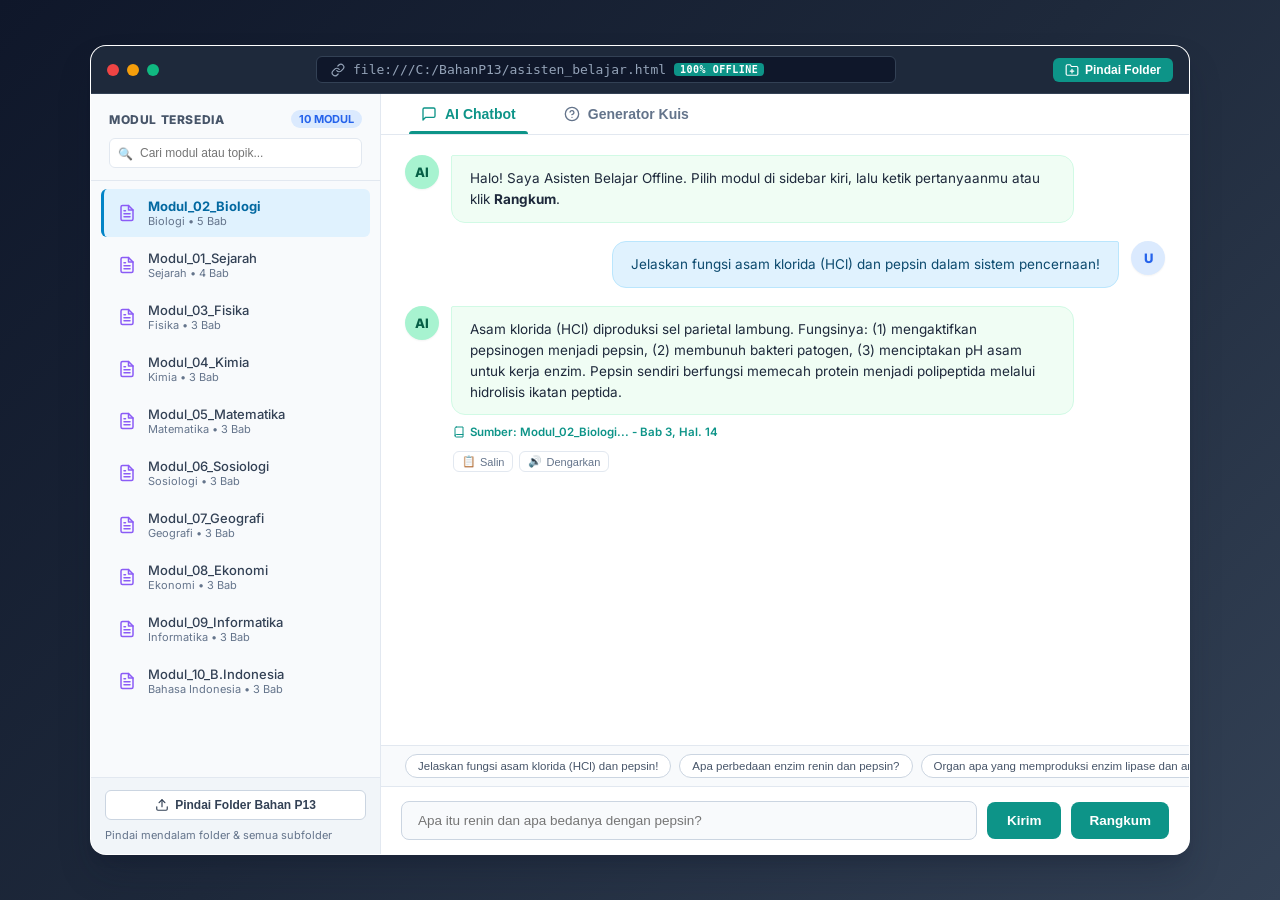
<file: index.html>
<!DOCTYPE html>
<html lang="id">
<head>
  <meta charset="UTF-8">
  <meta name="viewport" content="width=device-width, initial-scale=1.0">
  <title>Asisten Belajar Offline - Bahan Latihan P13</title>
  <meta name="description" content="Aplikasi Asisten Belajar Offline lokal di browser dengan AI Chatbot temu balik modul materi dan Generator Kuis interaktif berbasis folder Bahan Latihan P13.">
  <!-- Google Fonts: Inter -->
  <link rel="preconnect" href="https://fonts.googleapis.com">
  <link rel="preconnect" href="https://fonts.gstatic.com" crossorigin>
  <link href="https://fonts.googleapis.com/css2?family=Inter:wght@400;500;600;700;800;900&display=swap" rel="stylesheet">
  <!-- Stylesheet -->
  <link rel="stylesheet" href="styles.css">
</head>
<body>

  <!-- Window Container (Mac/Desktop Shell Style) -->
  <div class="window-container">
    
    <!-- Titlebar & Simulated Local Address Bar -->
    <header class="window-titlebar">
      <div class="window-dots">
        <span class="dot dot-red" title="Tutup"></span>
        <span class="dot dot-yellow" title="Minimalkan"></span>
        <span class="dot dot-green" title="Maksimalkan"></span>
      </div>

      <div class="window-address-bar" title="Aplikasi berjalan offline lokal di browser">
        <svg width="14" height="14" viewBox="0 0 24 24" fill="none" stroke="currentColor" stroke-width="2" stroke-linecap="round" stroke-linejoin="round">
          <path d="M10 13a5 5 0 0 0 7.54.54l3-3a5 5 0 0 0-7.07-7.07l-1.72 1.71"></path>
          <path d="M14 11a5 5 0 0 0-7.54-.54l-3 3a5 5 0 0 0 7.07 7.07l1.71-1.71"></path>
        </svg>
        <span>file:///C:/BahanP13/asisten_belajar.html</span>
        <span class="badge-offline">100% OFFLINE</span>
      </div>

      <div class="window-header-actions">
        <button class="btn-header-scan" id="btnHeaderScan" title="Pindai folder target dan subfoldernya secara rekursif">
          <svg width="14" height="14" viewBox="0 0 24 24" fill="none" stroke="currentColor" stroke-width="2" stroke-linecap="round" stroke-linejoin="round">
            <path d="M22 19a2 2 0 0 1-2 2H4a2 2 0 0 1-2-2V5a2 2 0 0 1 2-2h5l2 3h9a2 2 0 0 1 2 2z"></path>
            <line x1="12" y1="11" x2="12" y2="17"></line>
            <line x1="9" y1="14" x2="15" y2="14"></line>
          </svg>
          Pindai Folder
        </button>
      </div>
    </header>

    <!-- Main App Body -->
    <div class="app-body">
      
      <!-- Left Sidebar: Module Selector & File Navigator -->
      <aside class="sidebar">
        <div class="sidebar-header">
          <div class="sidebar-title-row">
            <span class="sidebar-title">Modul Tersedia</span>
            <span class="sidebar-badge" id="moduleCountBadge">10 MODUL</span>
          </div>
          <div class="sidebar-search-box">
            <span class="search-icon">🔍</span>
            <input type="text" id="sidebarSearch" placeholder="Cari modul atau topik...">
          </div>
        </div>

        <!-- List of Modules -->
        <ul class="module-list" id="moduleList">
          <!-- Diisi secara dinamis oleh app.js -->
        </ul>

        <!-- Sidebar Footer Actions -->
        <div class="sidebar-footer">
          <button class="btn-sidebar-scan" id="btnOpenScan">
            <svg width="14" height="14" viewBox="0 0 24 24" fill="none" stroke="currentColor" stroke-width="2" stroke-linecap="round" stroke-linejoin="round">
              <path d="M21 15v4a2 2 0 0 1-2 2H5a2 2 0 0 1-2-2v-4"></path>
              <polyline points="17 8 12 3 7 8"></polyline>
              <line x1="12" y1="3" x2="12" y2="15"></line>
            </svg>
            Pindai Folder Bahan P13
          </button>
          <span>Pindai mendalam folder & semua subfolder</span>
        </div>
      </aside>

      <!-- Right Main Content Area -->
      <main class="content-area">
        
        <!-- Top Tab Navigation -->
        <nav class="tabs-nav" aria-label="Navigasi Menu">
          <button class="tab-btn active" id="tabChatbot">
            <svg width="16" height="16" viewBox="0 0 24 24" fill="none" stroke="currentColor" stroke-width="2" stroke-linecap="round" stroke-linejoin="round">
              <path d="M21 15a2 2 0 0 1-2 2H7l-4 4V5a2 2 0 0 1 2-2h14a2 2 0 0 1 2 2z"></path>
            </svg>
            AI Chatbot
          </button>
          <button class="tab-btn quiz-tab" id="tabQuiz">
            <svg width="16" height="16" viewBox="0 0 24 24" fill="none" stroke="currentColor" stroke-width="2" stroke-linecap="round" stroke-linejoin="round">
              <circle cx="12" cy="12" r="10"></circle>
              <path d="M9.09 9a3 3 0 0 1 5.83 1c0 2-3 3-3 3"></path>
              <line x1="12" y1="17" x2="12.01" y2="17"></line>
            </svg>
            Generator Kuis
          </button>
        </nav>

        <!-- PANEL 1: AI Chatbot -->
        <section class="tab-panel active" id="panelChatbot">
          <div class="chat-panel">
            
            <!-- Chat Messages Stream -->
            <div class="chat-messages" id="chatMessages">
              <!-- AI Welcome Message -->
              <div class="msg-row ai">
                <div class="msg-avatar">AI</div>
                <div class="msg-content">
                  <div class="msg-bubble">
                    Halo! Saya Asisten Belajar Offline. Pilih modul di sidebar kiri, lalu ketik pertanyaanmu atau klik <strong>Rangkum</strong>.
                  </div>
                </div>
              </div>

              <!-- Initial Demo Dialogue matching user mockup -->
              <div class="msg-row user">
                <div class="msg-avatar">U</div>
                <div class="msg-content">
                  <div class="msg-bubble">
                    Jelaskan fungsi asam klorida (HCl) dan pepsin dalam sistem pencernaan!
                  </div>
                </div>
              </div>

              <div class="msg-row ai">
                <div class="msg-avatar">AI</div>
                <div class="msg-content">
                  <div class="msg-bubble">
                    Asam klorida (HCl) diproduksi sel parietal lambung. Fungsinya: (1) mengaktifkan pepsinogen menjadi pepsin, (2) membunuh bakteri patogen, (3) menciptakan pH asam untuk kerja enzim. Pepsin sendiri berfungsi memecah protein menjadi polipeptida melalui hidrolisis ikatan peptida.
                  </div>
                  <div class="msg-source">
                    <svg width="12" height="12" viewBox="0 0 24 24" fill="none" stroke="currentColor" stroke-width="2" stroke-linecap="round" stroke-linejoin="round">
                      <path d="M4 19.5A2.5 2.5 0 0 1 6.5 17H20"></path>
                      <path d="M6.5 2H20v20H6.5A2.5 2.5 0 0 1 4 19.5v-15A2.5 2.5 0 0 1 6.5 2z"></path>
                    </svg>
                    Sumber: Modul_02_Biologi... - Bab 3, Hal. 14
                  </div>
                  <div class="gemini-action-bar">
                    <button class="gemini-action-btn" onclick="navigator.clipboard.writeText(this.closest('.msg-content').querySelector('.msg-bubble').innerText); this.innerHTML='✓ Tersalin!'; setTimeout(()=>this.innerHTML='📋 <span>Salin</span>', 2000);">📋 <span>Salin</span></button>
                    <button class="gemini-action-btn" onclick="const u=new SpeechSynthesisUtterance(this.closest('.msg-content').querySelector('.msg-bubble').innerText); u.lang='id-ID'; window.speechSynthesis.speak(u);">🔊 <span>Dengarkan</span></button>
                  </div>
                </div>
              </div>
            </div>

            <!-- Quick Suggestions Bar -->
            <div class="quick-chips-bar" id="quickChipsBar">
              <!-- Diisi dinamis berdasarkan modul yang aktif -->
            </div>

            <!-- Chat Input Controls -->
            <div class="chat-input-bar">
              <input type="text" id="chatInput" placeholder="Apa itu renin dan apa bedanya dengan pepsin?">
              <button class="btn-send" id="btnSend">Kirim</button>
              <button class="btn-summary" id="btnSummary">Rangkum</button>
            </div>

          </div>
        </section>

        <!-- PANEL 2: Generator Kuis -->
        <section class="tab-panel" id="panelQuiz">
          <div class="quiz-panel">
            
            <!-- Active Quiz View -->
            <div id="quizActiveView">
              
              <!-- Quiz Subheader & Score Badge -->
              <div class="quiz-header-bar">
                <div class="quiz-meta-info" id="quizMetaInfo">Soal 3 dari 5 • Modul_02_Biologi</div>
                <div class="quiz-score-badge" id="quizScoreBadge">Skor: 2/2</div>
              </div>

              <!-- Animated Progress Bar -->
              <div class="quiz-progress-track">
                <div class="quiz-progress-fill" id="quizProgressFill" style="width: 60%;"></div>
              </div>

              <!-- Question Box -->
              <div class="quiz-question-box" id="quizQuestionBox">
                <!-- Diisi pertanyaan dinamis -->
              </div>

              <!-- Multiple Choice Options (A, B, C, D) -->
              <div class="quiz-options-list" id="quizOptionsList">
                <!-- Diisi opsi A, B, C, D -->
              </div>

              <!-- Instant Feedback Container (Google Form / Interactive review) -->
              <div id="quizFeedbackContainer">
                <!-- Tampil kartu skor & ulasan jawaban benar -->
              </div>

            </div>

            <!-- Quiz Completion Container (Saat selesai seluruh soal) -->
            <div id="quizCompleteContainer" style="display: none;">
              <!-- Rangkuman hasil akhir -->
            </div>

          </div>
        </section>

      </main>

    </div>

    <!-- Hidden Native Directory Picker Fallback Input -->
    <input type="file" id="folderNativeInput" webkitdirectory directory multiple style="display: none;">

    <!-- Modal Dialog: Folder Scanner -->
    <div class="modal-overlay" id="modalScanner">
      <div class="modal-card">
        <div class="modal-header">
          <h3>Pindai Folder Modul Pembelajaran (Bahan Latihan P13)</h3>
          <button class="modal-close-btn" id="btnCloseModal">&times;</button>
        </div>
        <div class="modal-body">
          <p style="font-size: 13px; color: #64748b; margin-bottom: 14px;">
            Aplikasi akan memindai folder target dan seluruh subfolder secara rekursif (mendalam) untuk mengumpulkan semua modul materi, dokumen teks, dan file ujian.
          </p>

          <div class="scan-dropzone" id="dropZone">
            <div class="scan-icon">📂</div>
            <strong style="color: #1e293b; font-size: 14px;">Seret dan Lepas Folder Disini</strong>
            <p style="font-size: 12px; color: #64748b; margin-top: 4px;">atau klik tombol di bawah untuk memilih folder dari harddisk</p>
          </div>

          <div class="scan-file-status" id="scanStatusBox">
            Status: Menunggu pemilihan folder...
          </div>
        </div>
        <div class="modal-footer">
          <button class="btn-sidebar-scan" style="width: auto;" id="btnFolderSelect">
            📁 Pilih Folder dari Komputer
          </button>
        </div>
      </div>
    </div>

  </div>

  <!-- Scripts -->
  <script src="modules_data.js"></script>
  <script src="app.js"></script>
</body>
</html>
</file>
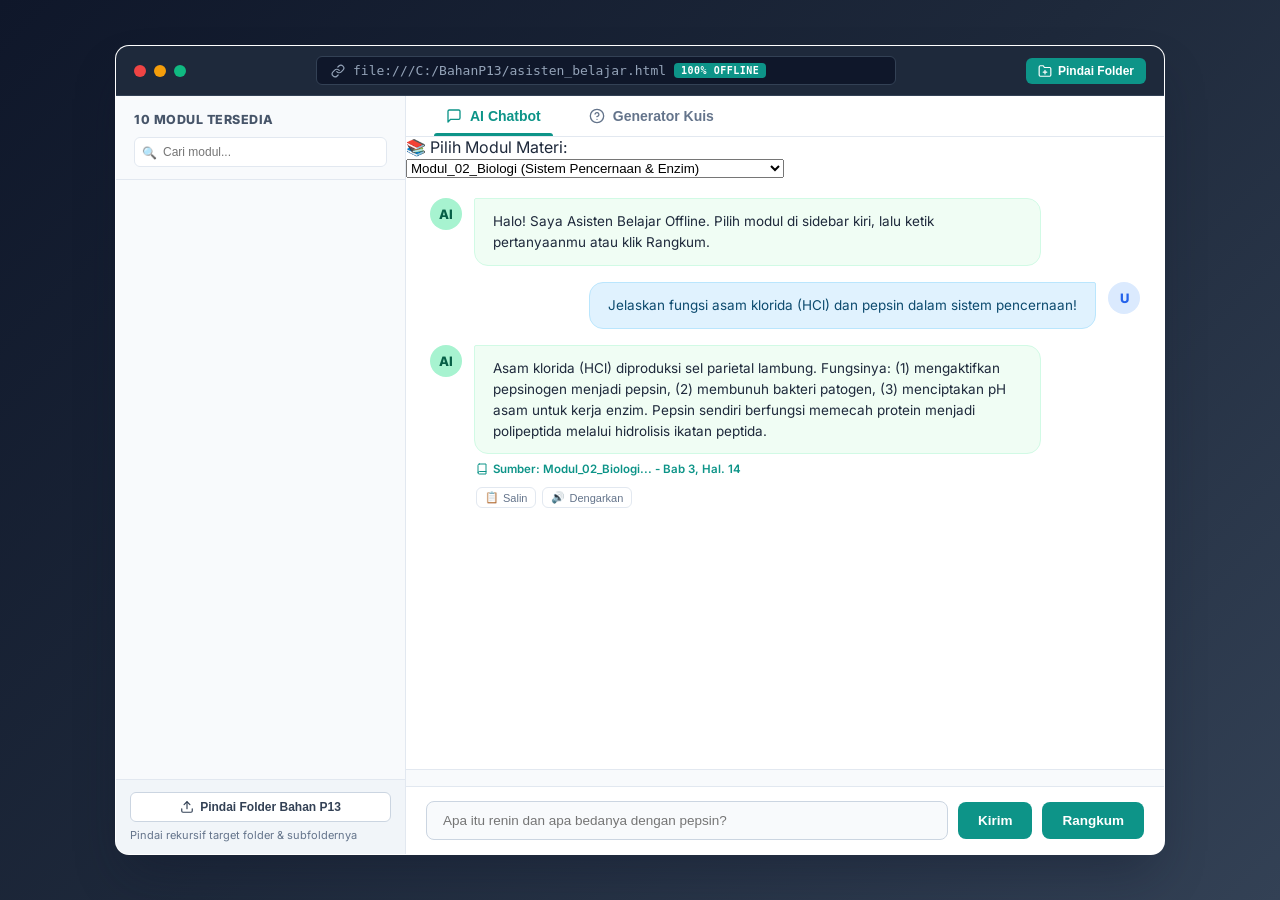
<file: asisten_belajar.html>
<!DOCTYPE html>
<html lang="id">
<head>
  <meta charset="UTF-8">
  <meta name="viewport" content="width=device-width, initial-scale=1.0">
  <title>Asisten Belajar Offline - Bahan Latihan P13</title>
  <meta name="description" content="Aplikasi web Asisten Belajar offline lokal browser untuk materi Bahan Latihan P13 dengan AI Chatbot temu balik dokumen dan Generator Kuis interaktif.">
  <link rel="preconnect" href="https://fonts.googleapis.com">
  <link rel="preconnect" href="https://fonts.gstatic.com" crossorigin>
  <link href="https://fonts.googleapis.com/css2?family=Inter:wght@400;500;600;700;800&display=swap" rel="stylesheet">
  
  <style>
    :root {
      --primary: #0d9488;
      --primary-hover: #0f766e;
      --primary-light: #ccfbf1;
      --primary-subtle: #f0fdfa;
      --accent-blue: #2563eb;
      --accent-blue-light: #dbeafe;
      --accent-blue-subtle: #eff6ff;
      --text-main: #1e293b;
      --text-muted: #64748b;
      --text-subtle: #94a3b8;
      --bg-surface: #ffffff;
      --bg-sidebar: #f8fafc;
      --border-color: #e2e8f0;
      --radius-sm: 6px;
      --radius-md: 10px;
      --radius-lg: 14px;
      --font-sans: 'Inter', -apple-system, BlinkMacSystemFont, 'Segoe UI', Roboto, Helvetica, Arial, sans-serif;
    }

    * {
      box-sizing: border-box;
      margin: 0;
      padding: 0;
    }

    body {
      font-family: var(--font-sans);
      background: linear-gradient(135deg, #0f172a 0%, #1e293b 50%, #334155 100%);
      color: var(--text-main);
      min-height: 100vh;
      display: flex;
      align-items: center;
      justify-content: center;
      padding: 16px;
    }

    /* Window Container (Persis seperti mockup jendela desktop di gambar) */
    .window-container {
      width: 100%;
      max-width: 1050px;
      height: 90vh;
      max-height: 820px;
      background: var(--bg-surface);
      border-radius: var(--radius-lg);
      box-shadow: 0 25px 50px -12px rgba(15, 23, 42, 0.4);
      display: flex;
      flex-direction: column;
      overflow: hidden;
      border: 1px solid rgba(255, 255, 255, 0.2);
      position: relative;
    }

    /* Window Header / Titlebar */
    .window-titlebar {
      background: #1e293b;
      padding: 10px 18px;
      display: flex;
      align-items: center;
      gap: 16px;
      border-bottom: 1px solid #334155;
      user-select: none;
    }

    .window-dots {
      display: flex;
      gap: 8px;
    }

    .dot {
      width: 12px;
      height: 12px;
      border-radius: 50%;
      display: inline-block;
    }
    .dot-red { background: #ef4444; }
    .dot-yellow { background: #f59e0b; }
    .dot-green { background: #10b981; }

    .window-address-bar {
      flex: 1;
      max-width: 580px;
      margin: 0 auto;
      background: #0f172a;
      border: 1px solid #334155;
      border-radius: var(--radius-sm);
      padding: 6px 14px;
      font-size: 13px;
      font-family: ui-monospace, SFMono-Regular, Menlo, Monaco, Consolas, monospace;
      color: #94a3b8;
      display: flex;
      align-items: center;
      gap: 8px;
      white-space: nowrap;
      overflow: hidden;
      text-overflow: ellipsis;
    }

    .badge-offline {
      background: #0d9488;
      color: white;
      font-size: 10px;
      font-weight: 700;
      text-transform: uppercase;
      padding: 2px 7px;
      border-radius: 4px;
      letter-spacing: 0.5px;
    }

    .btn-header-scan {
      background: #0d9488;
      color: #ffffff;
      border: none;
      font-size: 12px;
      font-weight: 600;
      padding: 6px 12px;
      border-radius: var(--radius-sm);
      cursor: pointer;
      display: flex;
      align-items: center;
      gap: 6px;
      transition: all 0.2s ease;
    }
    .btn-header-scan:hover {
      background: #0f766e;
    }

    /* Layout Body */
    .app-body {
      flex: 1;
      display: flex;
      min-height: 0;
      position: relative;
    }

    /* Left Sidebar */
    .sidebar {
      width: 290px;
      background: var(--bg-sidebar);
      border-right: 1px solid var(--border-color);
      display: flex;
      flex-direction: column;
      flex-shrink: 0;
    }

    .sidebar-header {
      padding: 16px 18px 12px;
      border-bottom: 1px solid var(--border-color);
    }

    .sidebar-title-row {
      display: flex;
      justify-content: space-between;
      align-items: center;
      margin-bottom: 10px;
    }

    .sidebar-title {
      font-size: 12.5px;
      font-weight: 800;
      letter-spacing: 0.5px;
      color: #475569;
      text-transform: uppercase;
    }

    .sidebar-badge {
      background: var(--accent-blue-light);
      color: var(--accent-blue);
      font-size: 11px;
      font-weight: 700;
      padding: 2px 8px;
      border-radius: 10px;
    }

    .sidebar-search-box {
      position: relative;
      width: 100%;
    }

    .sidebar-search-box input {
      width: 100%;
      padding: 7px 10px 7px 28px;
      font-size: 12px;
      background: #ffffff;
      border: 1px solid var(--border-color);
      border-radius: var(--radius-sm);
      outline: none;
    }
    .sidebar-search-box input:focus {
      border-color: var(--primary);
    }
    .sidebar-search-box .search-icon {
      position: absolute;
      left: 8px;
      top: 50%;
      transform: translateY(-50%);
      font-size: 12px;
      color: var(--text-subtle);
    }

    /* List Modul */
    .module-list {
      flex: 1;
      overflow-y: auto;
      padding: 8px 10px;
      list-style: none;
    }

    .module-item {
      display: flex;
      align-items: center;
      gap: 10px;
      padding: 10px 12px;
      border-radius: var(--radius-sm);
      margin-bottom: 4px;
      cursor: pointer;
      transition: all 0.15s ease;
      user-select: none;
      border-left: 3px solid transparent;
    }

    .module-item:hover {
      background: #f1f5f9;
    }

    .module-item.active {
      background: #e0f2fe;
      border-left-color: #0284c7;
    }

    .module-item.active .module-name {
      color: #0369a1;
      font-weight: 700;
    }

    .module-icon {
      width: 20px;
      height: 20px;
      display: flex;
      align-items: center;
      justify-content: center;
      font-size: 14px;
      color: #94a3b8;
      flex-shrink: 0;
    }

    .module-name {
      font-size: 13px;
      color: #334155;
      white-space: nowrap;
      overflow: hidden;
      text-overflow: ellipsis;
      font-weight: 500;
    }

    .sidebar-footer {
      padding: 12px 14px;
      background: #f1f5f9;
      border-top: 1px solid var(--border-color);
      font-size: 11px;
      color: var(--text-muted);
      display: flex;
      flex-direction: column;
      gap: 6px;
    }

    .btn-sidebar-scan {
      width: 100%;
      padding: 7px 10px;
      background: #ffffff;
      border: 1px solid #cbd5e1;
      border-radius: var(--radius-sm);
      color: #334155;
      font-size: 12px;
      font-weight: 600;
      cursor: pointer;
      display: flex;
      align-items: center;
      justify-content: center;
      gap: 6px;
      transition: all 0.2s;
    }
    .btn-sidebar-scan:hover {
      border-color: var(--primary);
      color: var(--primary);
      background: #f8fafc;
    }

    /* Right Content Area */
    .content-area {
      flex: 1;
      display: flex;
      flex-direction: column;
      min-width: 0;
      background: var(--bg-surface);
    }

    /* Tabs Navigation */
    .tabs-nav {
      display: flex;
      border-bottom: 1px solid var(--border-color);
      background: #ffffff;
      padding: 0 16px;
    }

    .tab-btn {
      padding: 12px 24px;
      font-size: 14px;
      font-weight: 700;
      color: var(--text-muted);
      background: transparent;
      border: none;
      cursor: pointer;
      display: flex;
      align-items: center;
      gap: 8px;
      position: relative;
      transition: all 0.2s;
    }

    .tab-btn:hover {
      color: var(--text-main);
    }

    .tab-btn.active {
      color: var(--primary);
    }

    .tab-btn.active::after {
      content: '';
      position: absolute;
      bottom: 0;
      left: 12px;
      right: 12px;
      height: 3px;
      background: var(--primary);
      border-radius: 3px 3px 0 0;
    }

    .tab-panel {
      display: none;
      flex: 1;
      min-height: 0;
      flex-direction: column;
    }

    .tab-panel.active {
      display: flex;
    }

    /* Chatbot Panel */
    .chat-panel {
      flex: 1;
      display: flex;
      flex-direction: column;
      min-height: 0;
      background: #ffffff;
    }

    .chat-messages {
      flex: 1;
      overflow-y: auto;
      padding: 20px 24px;
      display: flex;
      flex-direction: column;
      gap: 16px;
    }

    .msg-row {
      display: flex;
      gap: 12px;
      max-width: 86%;
      animation: fadeIn 0.2s ease-out;
    }

    @keyframes fadeIn {
      from { opacity: 0; transform: translateY(4px); }
      to { opacity: 1; transform: translateY(0); }
    }

    .msg-row.ai {
      align-self: flex-start;
    }

    .msg-row.user {
      align-self: flex-end;
      flex-direction: row-reverse;
    }

    .msg-avatar {
      width: 32px;
      height: 32px;
      border-radius: 50%;
      background: #a7f3d0;
      color: #065f46;
      font-size: 13px;
      font-weight: 800;
      display: flex;
      align-items: center;
      justify-content: center;
      flex-shrink: 0;
    }

    .msg-row.user .msg-avatar {
      background: var(--accent-blue-light);
      color: var(--accent-blue);
    }

    .msg-content {
      display: flex;
      flex-direction: column;
      gap: 5px;
    }

    .msg-bubble {
      padding: 12px 18px;
      border-radius: 14px;
      font-size: 13.5px;
      line-height: 1.55;
      color: #1e293b;
      word-break: break-word;
    }

    .msg-row.ai .msg-bubble {
      background: #f0fdf4;
      border: 1px solid #d1fae5;
      border-top-left-radius: 2px;
    }

    .msg-row.user .msg-bubble {
      background: #e0f2fe;
      border: 1px solid #bae6fd;
      border-top-right-radius: 2px;
      color: #0c4a6e;
    }

    .msg-source {
      font-size: 11.5px;
      color: var(--primary);
      font-weight: 600;
      display: flex;
      align-items: center;
      gap: 5px;
      margin-top: 3px;
      padding-left: 2px;
    }

    /* Gemini Thinking & Shimmer (Fitur Layaknya Gemini AI) */
    .gemini-thinking-card {
      display: flex;
      align-items: center;
      gap: 10px;
      padding: 10px 16px;
      background: #f0fdf4;
      border: 1px solid #d1fae5;
      border-radius: 12px;
      border-top-left-radius: 2px;
    }

    .gemini-sparkle-dot {
      width: 18px;
      height: 18px;
      display: flex;
      align-items: center;
      justify-content: center;
      font-size: 14px;
      animation: pulseRotate 2s infinite ease-in-out;
    }

    @keyframes pulseRotate {
      0% { transform: scale(0.9) rotate(0deg); opacity: 0.7; }
      50% { transform: scale(1.15) rotate(180deg); opacity: 1; }
      100% { transform: scale(0.9) rotate(360deg); opacity: 0.7; }
    }

    .gemini-thinking-text {
      font-size: 13px;
      font-weight: 600;
      background: linear-gradient(90deg, #0d9488 0%, #2563eb 50%, #0d9488 100%);
      background-size: 200% auto;
      -webkit-background-clip: text;
      -webkit-text-fill-color: transparent;
      animation: shimmerGradient 2s linear infinite;
    }

    @keyframes shimmerGradient {
      to { background-position: 200% center; }
    }

    /* Gemini Action Buttons Toolbar on AI responses */
    .gemini-action-bar {
      display: flex;
      align-items: center;
      gap: 6px;
      margin-top: 6px;
      padding-left: 2px;
    }

    .gemini-action-btn {
      background: #ffffff;
      border: 1px solid #e2e8f0;
      border-radius: 6px;
      padding: 3px 8px;
      font-size: 11px;
      font-weight: 500;
      color: #64748b;
      cursor: pointer;
      display: inline-flex;
      align-items: center;
      gap: 4px;
      transition: all 0.15s;
    }

    .gemini-action-btn:hover {
      background: #f1f5f9;
      border-color: #cbd5e1;
      color: #0d9488;
    }

    .gemini-action-btn.active-speak {
      background: #ccfbf1;
      border-color: #14b8a6;
      color: #0f766e;
    }

    /* Typewriter cursor */
    .typing-cursor {
      display: inline-block;
      width: 6px;
      height: 14px;
      background-color: #0d9488;
      margin-left: 2px;
      animation: blink 0.7s infinite;
      vertical-align: middle;
    }

    @keyframes blink {
      0%, 100% { opacity: 1; }
      50% { opacity: 0; }
    }

    /* Quick Chips */
    .quick-chips-bar {
      padding: 8px 24px;
      background: #f8fafc;
      border-top: 1px solid var(--border-color);
      display: flex;
      gap: 8px;
      overflow-x: auto;
      white-space: nowrap;
    }

    .chip-btn {
      background: #ffffff;
      border: 1px solid #cbd5e1;
      padding: 5px 12px;
      border-radius: 18px;
      font-size: 11.5px;
      color: #475569;
      cursor: pointer;
      transition: all 0.15s;
    }
    .chip-btn:hover {
      background: #e0f2fe;
      border-color: #38bdf8;
      color: #0369a1;
    }

    /* Chat Input Bar */
    .chat-input-bar {
      padding: 14px 20px;
      background: #ffffff;
      border-top: 1px solid var(--border-color);
      display: flex;
      gap: 10px;
      align-items: center;
    }

    .chat-input-bar input {
      flex: 1;
      padding: 11px 16px;
      font-size: 13.5px;
      border: 1px solid #cbd5e1;
      border-radius: 8px;
      outline: none;
      background: #f8fafc;
      transition: all 0.2s;
    }
    .chat-input-bar input:focus {
      background: #ffffff;
      border-color: var(--primary);
      box-shadow: 0 0 0 3px rgba(13, 148, 136, 0.15);
    }

    .btn-send, .btn-summary {
      background: #0d9488;
      color: #ffffff;
      border: none;
      font-size: 13.5px;
      font-weight: 700;
      padding: 11px 20px;
      border-radius: 8px;
      cursor: pointer;
      transition: all 0.2s;
    }
    .btn-send:hover, .btn-summary:hover {
      background: #0f766e;
    }

    /* ========================================================
       QUIZ STYLES (Persis Gambar 2 Mockup)
       ======================================================== */
    .quiz-panel {
      flex: 1;
      display: flex;
      flex-direction: column;
      min-height: 0;
      background: #ffffff;
      padding: 24px 32px;
      overflow-y: auto;
    }

    .quiz-header-bar {
      display: flex;
      justify-content: space-between;
      align-items: center;
      margin-bottom: 12px;
    }

    .quiz-meta-info {
      font-size: 13.5px;
      font-weight: 600;
      color: #475569;
    }

    .quiz-score-badge {
      font-size: 13.5px;
      font-weight: 800;
      color: #0f766e;
      background: #ccfbf1;
      padding: 4px 12px;
      border-radius: 12px;
    }

    .quiz-progress-track {
      width: 100%;
      height: 6px;
      background: #e2e8f0;
      border-radius: 4px;
      overflow: hidden;
      margin-bottom: 24px;
    }

    .quiz-progress-fill {
      height: 100%;
      background: #0d9488;
      width: 60%;
      border-radius: 4px;
      transition: width 0.3s ease;
    }

    .quiz-question-box {
      margin-bottom: 24px;
    }

    .quiz-question-text {
      font-size: 16.5px;
      font-weight: 700;
      line-height: 1.45;
      color: #0f172a;
    }

    .quiz-options-list {
      display: flex;
      flex-direction: column;
      gap: 12px;
      margin-bottom: 24px;
    }

    .quiz-option-btn {
      display: flex;
      align-items: center;
      gap: 14px;
      padding: 14px 18px;
      background: #ffffff;
      border: 1.5px solid #e2e8f0;
      border-radius: var(--radius-md);
      cursor: pointer;
      text-align: left;
      font-size: 14px;
      color: #334155;
      transition: all 0.15s ease;
      user-select: none;
    }

    .quiz-option-btn:hover:not(.disabled) {
      border-color: #94a3b8;
      background: #f8fafc;
    }

    .opt-badge {
      width: 28px;
      height: 28px;
      border-radius: 50%;
      background: #f1f5f9;
      border: 1px solid #cbd5e1;
      display: flex;
      align-items: center;
      justify-content: center;
      font-size: 12.5px;
      font-weight: 700;
      color: #475569;
      flex-shrink: 0;
    }

    .opt-text {
      flex: 1;
    }

    /* Warna Opsi Benar dan Salah */
    .quiz-option-btn.correct {
      border-color: #22c55e !important;
      background: #f0fdf4 !important;
      color: #15803d !important;
    }

    .quiz-option-btn.correct .opt-badge {
      background: #22c55e;
      border-color: #22c55e;
      color: #ffffff;
    }

    .quiz-option-btn.wrong {
      border-color: #ef4444 !important;
      background: #fef2f2 !important;
      color: #b91c1c !important;
    }

    .quiz-option-btn.wrong .opt-badge {
      background: #ef4444;
      border-color: #ef4444;
      color: #ffffff;
    }

    .quiz-option-btn.disabled {
      cursor: default;
    }

    /* Feedback Banner Bawah (Persis Gambar 2) */
    .quiz-feedback-box {
      background: #ecfdf5;
      border: 1.5px solid #a7f3d0;
      border-radius: var(--radius-md);
      padding: 14px 18px;
      display: flex;
      align-items: center;
      gap: 16px;
      margin-top: 10px;
      animation: fadeIn 0.25s ease;
    }

    .feedback-score-badge {
      font-size: 24px;
      font-weight: 900;
      color: #065f46;
      width: 44px;
      height: 44px;
      background: #d1fae5;
      border-radius: 8px;
      display: flex;
      align-items: center;
      justify-content: center;
      flex-shrink: 0;
    }

    .feedback-details {
      flex: 1;
      font-size: 13.5px;
      color: #065f46;
      line-height: 1.45;
    }

    .feedback-explanation {
      margin-top: 4px;
      font-size: 12.5px;
      color: #047857;
    }

    .btn-next-question {
      background: #0d9488;
      color: #ffffff;
      border: none;
      font-size: 13.5px;
      font-weight: 700;
      padding: 10px 18px;
      border-radius: 8px;
      cursor: pointer;
      margin-left: 10px;
      white-space: nowrap;
      transition: all 0.2s;
    }
    .btn-next-question:hover {
      background: #0f766e;
    }

    /* Complete Screen */
    .quiz-complete-card {
      text-align: center;
      padding: 36px 20px;
      max-width: 600px;
      margin: auto;
      animation: fadeIn 0.3s ease;
    }

    .complete-score-large {
      font-size: 42px;
      font-weight: 900;
      color: #0d9488;
      margin: 12px 0;
    }

    .btn-restart-quiz {
      background: #0d9488;
      color: white;
      border: none;
      padding: 11px 22px;
      border-radius: 8px;
      font-weight: 700;
      cursor: pointer;
    }

    /* Modal Scanner */
    .modal-overlay {
      position: absolute;
      inset: 0;
      background: rgba(15, 23, 42, 0.6);
      backdrop-filter: blur(4px);
      display: none;
      align-items: center;
      justify-content: center;
      z-index: 100;
      padding: 20px;
    }

    .modal-overlay.active {
      display: flex;
    }

    .modal-card {
      width: 100%;
      max-width: 540px;
      background: #ffffff;
      border-radius: var(--radius-lg);
      box-shadow: 0 10px 25px rgba(0,0,0,0.2);
      overflow: hidden;
      border: 1px solid var(--border-color);
    }

    .modal-header {
      padding: 16px 20px;
      background: #f8fafc;
      border-bottom: 1px solid var(--border-color);
      display: flex;
      justify-content: space-between;
      align-items: center;
    }

    .modal-close-btn {
      background: transparent;
      border: none;
      font-size: 20px;
      cursor: pointer;
      color: #64748b;
    }

    .modal-body {
      padding: 20px;
    }

    .scan-dropzone {
      border: 2px dashed #94a3b8;
      border-radius: var(--radius-md);
      padding: 24px;
      text-align: center;
      background: #f8fafc;
      cursor: pointer;
      margin-bottom: 16px;
    }
    .scan-dropzone:hover, .scan-dropzone.dragover {
      border-color: var(--primary);
      background: var(--primary-subtle);
    }

    .scan-file-status {
      font-size: 12.5px;
      color: #475569;
      background: #f1f5f9;
      border-radius: 6px;
      padding: 10px;
      max-height: 140px;
      overflow-y: auto;
      font-family: monospace;
    }

    .modal-footer {
      padding: 14px 20px;
      background: #f8fafc;
      border-top: 1px solid var(--border-color);
      display: flex;
      justify-content: flex-end;
      gap: 10px;
    }
  </style>
</head>
<body>

  <!-- Window Container -->
  <div class="window-container">
    
    <!-- Titlebar macOS style + URL -->
    <header class="window-titlebar">
      <div class="window-dots">
        <span class="dot dot-red"></span>
        <span class="dot dot-yellow"></span>
        <span class="dot dot-green"></span>
      </div>

      <div class="window-address-bar">
        <svg width="14" height="14" viewBox="0 0 24 24" fill="none" stroke="currentColor" stroke-width="2" stroke-linecap="round" stroke-linejoin="round">
          <path d="M10 13a5 5 0 0 0 7.54.54l3-3a5 5 0 0 0-7.07-7.07l-1.72 1.71"></path>
          <path d="M14 11a5 5 0 0 0-7.54-.54l-3 3a5 5 0 0 0 7.07 7.07l1.71-1.71"></path>
        </svg>
        <span>file:///C:/BahanP13/asisten_belajar.html</span>
        <span class="badge-offline">100% OFFLINE</span>
      </div>

      <button class="btn-header-scan" id="btnHeaderScan">
        <svg width="14" height="14" viewBox="0 0 24 24" fill="none" stroke="currentColor" stroke-width="2" stroke-linecap="round" stroke-linejoin="round">
          <path d="M22 19a2 2 0 0 1-2 2H4a2 2 0 0 1-2-2V5a2 2 0 0 1 2-2h5l2 3h9a2 2 0 0 1 2 2z"></path>
          <line x1="12" y1="11" x2="12" y2="17"></line>
          <line x1="9" y1="14" x2="15" y2="14"></line>
        </svg>
        Pindai Folder
      </button>
    </header>

    <!-- Main Body -->
    <div class="app-body">
      
      <!-- Left Sidebar (Daftar 10 Modul Persis Seperti Foto) -->
      <aside class="sidebar">
        <div class="sidebar-header">
          <div class="sidebar-title-row">
            <span class="sidebar-title" id="sidebarTitle">10 MODUL TERSEDIA</span>
          </div>
          <div class="sidebar-search-box">
            <span class="search-icon">🔍</span>
            <input type="text" id="sidebarSearch" placeholder="Cari modul...">
          </div>
        </div>

        <ul class="module-list" id="moduleList">
          <li class="module-item active" data-id="modul_02_biologi" onclick="selectModule('modul_02_biologi')">
            <div class="module-icon">
              <svg width="16" height="16" viewBox="0 0 24 24" fill="none" stroke="#8b5cf6" stroke-width="2" stroke-linecap="round" stroke-linejoin="round">
                <path d="M14 2H6a2 2 0 0 0-2 2v16a2 2 0 0 0 2 2h12a2 2 0 0 0 2-2V8z"></path>
                <polyline points="14 2 14 8 20 8"></polyline>
                <line x1="16" y1="13" x2="8" y2="13"></line>
                <line x1="16" y1="17" x2="8" y2="17"></line>
              </svg>
            </div>
            <div class="module-info">
              <div class="module-name">Modul_02_Biologi...</div>
            </div>
          </li>
          <li class="module-item" data-id="modul_01_sejarah" onclick="selectModule('modul_01_sejarah')">
            <div class="module-icon">
              <svg width="16" height="16" viewBox="0 0 24 24" fill="none" stroke="#94a3b8" stroke-width="2" stroke-linecap="round" stroke-linejoin="round">
                <path d="M14 2H6a2 2 0 0 0-2 2v16a2 2 0 0 0 2 2h12a2 2 0 0 0 2-2V8z"></path>
                <polyline points="14 2 14 8 20 8"></polyline>
                <line x1="16" y1="13" x2="8" y2="13"></line>
                <line x1="16" y1="17" x2="8" y2="17"></line>
              </svg>
            </div>
            <div class="module-info">
              <div class="module-name">Modul_01_Sejarah...</div>
            </div>
          </li>
          <li class="module-item" data-id="modul_03_fisika" onclick="selectModule('modul_03_fisika')">
            <div class="module-icon">
              <svg width="16" height="16" viewBox="0 0 24 24" fill="none" stroke="#94a3b8" stroke-width="2" stroke-linecap="round" stroke-linejoin="round">
                <path d="M14 2H6a2 2 0 0 0-2 2v16a2 2 0 0 0 2 2h12a2 2 0 0 0 2-2V8z"></path>
                <polyline points="14 2 14 8 20 8"></polyline>
                <line x1="16" y1="13" x2="8" y2="13"></line>
                <line x1="16" y1="17" x2="8" y2="17"></line>
              </svg>
            </div>
            <div class="module-info">
              <div class="module-name">Modul_03_Fisika...</div>
            </div>
          </li>
          <li class="module-item" data-id="modul_04_kimia" onclick="selectModule('modul_04_kimia')">
            <div class="module-icon">
              <svg width="16" height="16" viewBox="0 0 24 24" fill="none" stroke="#94a3b8" stroke-width="2" stroke-linecap="round" stroke-linejoin="round">
                <path d="M14 2H6a2 2 0 0 0-2 2v16a2 2 0 0 0 2 2h12a2 2 0 0 0 2-2V8z"></path>
                <polyline points="14 2 14 8 20 8"></polyline>
                <line x1="16" y1="13" x2="8" y2="13"></line>
                <line x1="16" y1="17" x2="8" y2="17"></line>
              </svg>
            </div>
            <div class="module-info">
              <div class="module-name">Modul_04_Kimia...</div>
            </div>
          </li>
          <li class="module-item" data-id="modul_05_matematika" onclick="selectModule('modul_05_matematika')">
            <div class="module-icon">
              <svg width="16" height="16" viewBox="0 0 24 24" fill="none" stroke="#94a3b8" stroke-width="2" stroke-linecap="round" stroke-linejoin="round">
                <path d="M14 2H6a2 2 0 0 0-2 2v16a2 2 0 0 0 2 2h12a2 2 0 0 0 2-2V8z"></path>
                <polyline points="14 2 14 8 20 8"></polyline>
                <line x1="16" y1="13" x2="8" y2="13"></line>
                <line x1="16" y1="17" x2="8" y2="17"></line>
              </svg>
            </div>
            <div class="module-info">
              <div class="module-name">Modul_05_Matematika...</div>
            </div>
          </li>
          <li class="module-item" data-id="modul_06_sosiologi" onclick="selectModule('modul_06_sosiologi')">
            <div class="module-icon">
              <svg width="16" height="16" viewBox="0 0 24 24" fill="none" stroke="#94a3b8" stroke-width="2" stroke-linecap="round" stroke-linejoin="round">
                <path d="M14 2H6a2 2 0 0 0-2 2v16a2 2 0 0 0 2 2h12a2 2 0 0 0 2-2V8z"></path>
                <polyline points="14 2 14 8 20 8"></polyline>
                <line x1="16" y1="13" x2="8" y2="13"></line>
                <line x1="16" y1="17" x2="8" y2="17"></line>
              </svg>
            </div>
            <div class="module-info">
              <div class="module-name">Modul_06_Sosiologi...</div>
            </div>
          </li>
          <li class="module-item" data-id="modul_07_geografi" onclick="selectModule('modul_07_geografi')">
            <div class="module-icon">
              <svg width="16" height="16" viewBox="0 0 24 24" fill="none" stroke="#94a3b8" stroke-width="2" stroke-linecap="round" stroke-linejoin="round">
                <path d="M14 2H6a2 2 0 0 0-2 2v16a2 2 0 0 0 2 2h12a2 2 0 0 0 2-2V8z"></path>
                <polyline points="14 2 14 8 20 8"></polyline>
                <line x1="16" y1="13" x2="8" y2="13"></line>
                <line x1="16" y1="17" x2="8" y2="17"></line>
              </svg>
            </div>
            <div class="module-info">
              <div class="module-name">Modul_07_Geografi...</div>
            </div>
          </li>
          <li class="module-item" data-id="modul_08_ekonomi" onclick="selectModule('modul_08_ekonomi')">
            <div class="module-icon">
              <svg width="16" height="16" viewBox="0 0 24 24" fill="none" stroke="#94a3b8" stroke-width="2" stroke-linecap="round" stroke-linejoin="round">
                <path d="M14 2H6a2 2 0 0 0-2 2v16a2 2 0 0 0 2 2h12a2 2 0 0 0 2-2V8z"></path>
                <polyline points="14 2 14 8 20 8"></polyline>
                <line x1="16" y1="13" x2="8" y2="13"></line>
                <line x1="16" y1="17" x2="8" y2="17"></line>
              </svg>
            </div>
            <div class="module-info">
              <div class="module-name">Modul_08_Ekonomi...</div>
            </div>
          </li>
          <li class="module-item" data-id="modul_09_informatika" onclick="selectModule('modul_09_informatika')">
            <div class="module-icon">
              <svg width="16" height="16" viewBox="0 0 24 24" fill="none" stroke="#94a3b8" stroke-width="2" stroke-linecap="round" stroke-linejoin="round">
                <path d="M14 2H6a2 2 0 0 0-2 2v16a2 2 0 0 0 2 2h12a2 2 0 0 0 2-2V8z"></path>
                <polyline points="14 2 14 8 20 8"></polyline>
                <line x1="16" y1="13" x2="8" y2="13"></line>
                <line x1="16" y1="17" x2="8" y2="17"></line>
              </svg>
            </div>
            <div class="module-info">
              <div class="module-name">Modul_09_Informatika...</div>
            </div>
          </li>
          <li class="module-item" data-id="modul_10_bindonesia" onclick="selectModule('modul_10_bindonesia')">
            <div class="module-icon">
              <svg width="16" height="16" viewBox="0 0 24 24" fill="none" stroke="#94a3b8" stroke-width="2" stroke-linecap="round" stroke-linejoin="round">
                <path d="M14 2H6a2 2 0 0 0-2 2v16a2 2 0 0 0 2 2h12a2 2 0 0 0 2-2V8z"></path>
                <polyline points="14 2 14 8 20 8"></polyline>
                <line x1="16" y1="13" x2="8" y2="13"></line>
                <line x1="16" y1="17" x2="8" y2="17"></line>
              </svg>
            </div>
            <div class="module-info">
              <div class="module-name">Modul_10_B.Indonesia...</div>
            </div>
          </li>
        </ul>

        <div class="sidebar-footer">
          <button class="btn-sidebar-scan" id="btnOpenScan">
            <svg width="14" height="14" viewBox="0 0 24 24" fill="none" stroke="currentColor" stroke-width="2" stroke-linecap="round" stroke-linejoin="round">
              <path d="M21 15v4a2 2 0 0 1-2 2H5a2 2 0 0 1-2-2v-4"></path>
              <polyline points="17 8 12 3 7 8"></polyline>
              <line x1="12" y1="3" x2="12" y2="15"></line>
            </svg>
            Pindai Folder Bahan P13
          </button>
          <span>Pindai rekursif target folder & subfoldernya</span>
        </div>
      </aside>

      <!-- Right Main Content -->
      <main class="content-area">
        
        <!-- Tabs Navigation -->
        <nav class="tabs-nav">
          <button class="tab-btn active" id="tabChatbot">
            <svg width="16" height="16" viewBox="0 0 24 24" fill="none" stroke="currentColor" stroke-width="2" stroke-linecap="round" stroke-linejoin="round">
              <path d="M21 15a2 2 0 0 1-2 2H7l-4 4V5a2 2 0 0 1 2-2h14a2 2 0 0 1 2 2z"></path>
            </svg>
            AI Chatbot
          </button>
          <button class="tab-btn" id="tabQuiz">
            <svg width="16" height="16" viewBox="0 0 24 24" fill="none" stroke="currentColor" stroke-width="2" stroke-linecap="round" stroke-linejoin="round">
              <circle cx="12" cy="12" r="10"></circle>
              <path d="M9.09 9a3 3 0 0 1 5.83 1c0 2-3 3-3 3"></path>
              <line x1="12" y1="17" x2="12.01" y2="17"></line>
            </svg>
            Generator Kuis
          </button>
        </nav>

        <!-- Dropdown Pemilihan Modul (Bisa dipilih langsung disini maupun di sidebar) -->
        <div class="module-selector-bar">
          <div class="module-selector-label">
            <span>📚 Pilih Modul Materi:</span>
          </div>
          <select class="module-dropdown" id="moduleSelectDropdown" aria-label="Pilih Modul Pembelajaran">
            <option value="modul_02_biologi" selected>Modul_02_Biologi (Sistem Pencernaan & Enzim)</option>
            <option value="modul_01_sejarah">Modul_01_Sejarah (Peristiwa Proklamasi Kemerdekaan)</option>
            <option value="modul_03_fisika">Modul_03_Fisika (Mekanika Klasik & Hukum Newton)</option>
            <option value="modul_04_kimia">Modul_04_Kimia (Termokimia & Laju Reaksi)</option>
            <option value="modul_05_matematika">Modul_05_Matematika (Kalkulus Diferensial & Integral)</option>
            <option value="modul_06_sosiologi">Modul_06_Sosiologi (Struktur Sosial & Diferensiasi)</option>
            <option value="modul_07_geografi">Modul_07_Geografi (Litosfer & Dinamika Bumi)</option>
            <option value="modul_08_ekonomi">Modul_08_Ekonomi (Manajemen Keuangan & Pasar Modal)</option>
            <option value="modul_09_informatika">Modul_09_Informatika (Arsitektur Komputer & Jaringan)</option>
            <option value="modul_10_bindonesia">Modul_10_B.Indonesia (Sastra & Karya Tulis Ilmiah)</option>
          </select>
        </div>

        <!-- PANEL 1: AI Chatbot (Gambar 1 Mockup) -->
        <section class="tab-panel active" id="panelChatbot">
          <div class="chat-panel">
            
            <div class="chat-messages" id="chatMessages">
              <!-- AI Initial Greeting -->
              <div class="msg-row ai">
                <div class="msg-avatar">AI</div>
                <div class="msg-content">
                  <div class="msg-bubble">
                    Halo! Saya Asisten Belajar Offline. Pilih modul di sidebar kiri, lalu ketik pertanyaanmu atau klik Rangkum.
                  </div>
                </div>
              </div>

              <!-- Initial dialogue persis Gambar 1 -->
              <div class="msg-row user">
                <div class="msg-avatar">U</div>
                <div class="msg-content">
                  <div class="msg-bubble">
                    Jelaskan fungsi asam klorida (HCl) dan pepsin dalam sistem pencernaan!
                  </div>
                </div>
              </div>

              <div class="msg-row ai">
                <div class="msg-avatar">AI</div>
                <div class="msg-content">
                  <div class="msg-bubble">
                    Asam klorida (HCl) diproduksi sel parietal lambung. Fungsinya: (1) mengaktifkan pepsinogen menjadi pepsin, (2) membunuh bakteri patogen, (3) menciptakan pH asam untuk kerja enzim. Pepsin sendiri berfungsi memecah protein menjadi polipeptida melalui hidrolisis ikatan peptida.
                  </div>
                  <div class="msg-source">
                    <svg width="12" height="12" viewBox="0 0 24 24" fill="none" stroke="currentColor" stroke-width="2" stroke-linecap="round" stroke-linejoin="round">
                      <path d="M4 19.5A2.5 2.5 0 0 1 6.5 17H20"></path>
                      <path d="M6.5 2H20v20H6.5A2.5 2.5 0 0 1 4 19.5v-15A2.5 2.5 0 0 1 6.5 2z"></path>
                    </svg>
                    Sumber: Modul_02_Biologi... - Bab 3, Hal. 14
                  </div>
                  <div class="gemini-action-bar">
                    <button class="gemini-action-btn" onclick="navigator.clipboard.writeText(this.closest('.msg-content').querySelector('.msg-bubble').innerText); this.innerHTML='✓ Tersalin!'; setTimeout(()=>this.innerHTML='📋 <span>Salin</span>', 2000);">📋 <span>Salin</span></button>
                    <button class="gemini-action-btn" onclick="const u=new SpeechSynthesisUtterance(this.closest('.msg-content').querySelector('.msg-bubble').innerText); u.lang='id-ID'; window.speechSynthesis.speak(u);">🔊 <span>Dengarkan</span></button>
                  </div>
                </div>
              </div>
            </div>

            <!-- Chips Bar -->
            <div class="quick-chips-bar" id="quickChipsBar"></div>

            <!-- Input Bar -->
            <div class="chat-input-bar">
              <input type="text" id="chatInput" placeholder="Apa itu renin dan apa bedanya dengan pepsin?">
              <button class="btn-send" id="btnSend">Kirim</button>
              <button class="btn-summary" id="btnSummary">Rangkum</button>
            </div>

          </div>
        </section>

        <!-- PANEL 2: Generator Kuis (Gambar 2 Mockup) -->
        <section class="tab-panel" id="panelQuiz">
          <div class="quiz-panel">
            
            <div id="quizActiveView">
              <div class="quiz-header-bar">
                <div class="quiz-meta-info" id="quizMetaInfo">Soal 3 dari 5 • Modul_02_Biologi</div>
                <div class="quiz-score-badge" id="quizScoreBadge">Skor: 2/2</div>
              </div>

              <div class="quiz-progress-track">
                <div class="quiz-progress-fill" id="quizProgressFill" style="width: 60%;"></div>
              </div>

              <div class="quiz-question-box" id="quizQuestionBox">
                <!-- Rendered dynamically -->
              </div>

              <div class="quiz-options-list" id="quizOptionsList">
                <!-- Rendered dynamically -->
              </div>

              <div id="quizFeedbackContainer">
                <!-- Rendered dynamically -->
              </div>
            </div>

            <div id="quizCompleteContainer" style="display: none;"></div>

          </div>
        </section>

      </main>

    </div>

    <!-- Hidden Folder Picker -->
    <input type="file" id="folderNativeInput" webkitdirectory directory multiple style="display: none;">

    <!-- Modal Scanner -->
    <div class="modal-overlay" id="modalScanner">
      <div class="modal-card">
        <div class="modal-header">
          <h3 style="font-size: 14.5px;">Pindai Folder Modul (Bahan Latihan P13)</h3>
          <button class="modal-close-btn" id="btnCloseModal">&times;</button>
        </div>
        <div class="modal-body">
          <p style="font-size: 13px; color: #64748b; margin-bottom: 14px;">
            Aplikasi akan memindai folder dan seluruh subfoldernya secara rekursif untuk mengumpulkan semua modul dan informasi materi.
          </p>

          <div class="scan-dropzone" id="dropZone">
            <div style="font-size: 32px; margin-bottom: 6px;">📂</div>
            <strong style="color: #1e293b; font-size: 14px;">Seret dan Lepas Folder Disini</strong>
            <p style="font-size: 12px; color: #64748b; margin-top: 4px;">atau klik tombol di bawah untuk memilih folder</p>
          </div>

          <div class="scan-file-status" id="scanStatusBox">
            Status: Menunggu pemilihan folder...
          </div>
        </div>
        <div class="modal-footer">
          <button class="btn-sidebar-scan" style="width: auto;" id="btnFolderSelect">
            📁 Pilih Folder dari Komputer
          </button>
        </div>
      </div>
    </div>

  </div>

  <!-- Script Modules Data & App Logic (Terintegrasi Penuh Offline) -->
  <script src="modules_data.js"></script>
  <script src="app.js"></script>
</body>
</html>
</file>
<file: styles.css>
/* ========================================================
   Asisten Belajar Offline - CSS Design System & Theme
   Aesthetics: Clean Glassmorphism & High-Precision EdTech UI
   ======================================================== */

:root {
  --primary: #0d9488;
  --primary-hover: #0f766e;
  --primary-light: #ccfbf1;
  --primary-subtle: #f0fdfa;
  --accent-blue: #2563eb;
  --accent-blue-light: #dbeafe;
  --accent-blue-subtle: #eff6ff;
  --success: #16a34a;
  --success-bg: #f0fdf4;
  --success-border: #86efac;
  --danger: #dc2626;
  --danger-bg: #fef2f2;
  --danger-border: #fca5a5;
  --text-main: #1e293b;
  --text-muted: #64748b;
  --text-subtle: #94a3b8;
  --bg-app: #f1f5f9;
  --bg-surface: #ffffff;
  --bg-sidebar: #f8fafc;
  --border-color: #e2e8f0;
  --border-light: #f1f5f9;
  --shadow-sm: 0 1px 2px 0 rgba(0, 0, 0, 0.05);
  --shadow-md: 0 4px 6px -1px rgba(0, 0, 0, 0.1), 0 2px 4px -2px rgba(0, 0, 0, 0.1);
  --shadow-lg: 0 10px 15px -3px rgba(0, 0, 0, 0.1), 0 4px 6px -4px rgba(0, 0, 0, 0.1);
  --shadow-window: 0 20px 35px -5px rgba(15, 23, 42, 0.25), 0 10px 10px -5px rgba(15, 23, 42, 0.1);
  --radius-sm: 6px;
  --radius-md: 10px;
  --radius-lg: 16px;
  --font-sans: 'Inter', -apple-system, BlinkMacSystemFont, 'Segoe UI', Roboto, Helvetica, Arial, sans-serif;
}

* {
  box-sizing: border-box;
  margin: 0;
  padding: 0;
}

body {
  font-family: var(--font-sans);
  background: linear-gradient(135deg, #0f172a 0%, #1e293b 50%, #334155 100%);
  color: var(--text-main);
  min-height: 100vh;
  display: flex;
  align-items: center;
  justify-content: center;
  padding: 20px;
  overflow-x: hidden;
}

/* Window Shell Container */
.window-container {
  width: 100%;
  max-width: 1100px;
  height: 90vh;
  max-height: 820px;
  background: var(--bg-surface);
  border-radius: var(--radius-lg);
  box-shadow: var(--shadow-window);
  display: flex;
  flex-direction: column;
  overflow: hidden;
  border: 1px solid rgba(255, 255, 255, 0.15);
  position: relative;
}

/* Window Titlebar (macOS style + URL indicator) */
.window-titlebar {
  background: #1e293b;
  padding: 10px 16px;
  display: flex;
  align-items: center;
  gap: 16px;
  border-bottom: 1px solid #334155;
  user-select: none;
}

.window-dots {
  display: flex;
  gap: 8px;
}

.dot {
  width: 12px;
  height: 12px;
  border-radius: 50%;
  display: inline-block;
}

.dot-red { background: #ef4444; }
.dot-yellow { background: #f59e0b; }
.dot-green { background: #10b981; }

.window-address-bar {
  flex: 1;
  max-width: 580px;
  margin: 0 auto;
  background: #0f172a;
  border: 1px solid #334155;
  border-radius: var(--radius-sm);
  padding: 5px 14px;
  font-size: 13px;
  font-family: ui-monospace, SFMono-Regular, Menlo, Monaco, Consolas, monospace;
  color: #94a3b8;
  display: flex;
  align-items: center;
  gap: 8px;
  white-space: nowrap;
  overflow: hidden;
  text-overflow: ellipsis;
}

.window-address-bar .badge-offline {
  background: #0d9488;
  color: white;
  font-size: 10px;
  font-weight: 700;
  text-transform: uppercase;
  padding: 1px 6px;
  border-radius: 4px;
  letter-spacing: 0.5px;
}

.window-header-actions {
  display: flex;
  gap: 8px;
}

.btn-header-scan {
  background: #0d9488;
  color: #ffffff;
  border: none;
  font-size: 12px;
  font-weight: 600;
  padding: 5px 12px;
  border-radius: var(--radius-sm);
  cursor: pointer;
  display: flex;
  align-items: center;
  gap: 6px;
  transition: all 0.2s ease;
}

.btn-header-scan:hover {
  background: #0f766e;
  transform: translateY(-1px);
}

/* App Body (Sidebar + Content) */
.app-body {
  flex: 1;
  display: flex;
  min-height: 0;
  position: relative;
}

/* Left Sidebar */
.sidebar {
  width: 290px;
  background: var(--bg-sidebar);
  border-right: 1px solid var(--border-color);
  display: flex;
  flex-direction: column;
  flex-shrink: 0;
}

.sidebar-header {
  padding: 16px 18px 12px;
  border-bottom: 1px solid var(--border-color);
}

.sidebar-title-row {
  display: flex;
  justify-content: space-between;
  align-items: center;
  margin-bottom: 10px;
}

.sidebar-title {
  font-size: 12px;
  font-weight: 800;
  letter-spacing: 0.6px;
  color: #475569;
  text-transform: uppercase;
}

.sidebar-badge {
  background: var(--accent-blue-light);
  color: var(--accent-blue);
  font-size: 11px;
  font-weight: 700;
  padding: 2px 8px;
  border-radius: 12px;
}

.sidebar-search-box {
  position: relative;
  width: 100%;
}

.sidebar-search-box input {
  width: 100%;
  padding: 7px 10px 7px 30px;
  font-size: 12px;
  background: #ffffff;
  border: 1px solid var(--border-color);
  border-radius: var(--radius-sm);
  outline: none;
  transition: border-color 0.2s;
}

.sidebar-search-box input:focus {
  border-color: var(--primary);
}

.sidebar-search-box .search-icon {
  position: absolute;
  left: 9px;
  top: 50%;
  transform: translateY(-50%);
  color: var(--text-subtle);
  font-size: 12px;
}

/* Module List */
.module-list {
  flex: 1;
  overflow-y: auto;
  padding: 8px 10px;
  list-style: none;
}

.module-list::-webkit-scrollbar {
  width: 5px;
}
.module-list::-webkit-scrollbar-thumb {
  background: #cbd5e1;
  border-radius: 4px;
}

.module-item {
  display: flex;
  align-items: center;
  gap: 10px;
  padding: 9px 12px;
  border-radius: var(--radius-sm);
  margin-bottom: 4px;
  cursor: pointer;
  transition: all 0.15s ease;
  user-select: none;
  border-left: 3px solid transparent;
}

.module-item:hover {
  background: #e2e8f0;
}

.module-item.active {
  background: #e0f2fe;
  border-left-color: #0284c7;
}

.module-item.active .module-name {
  color: #0369a1;
  font-weight: 700;
}

.module-icon {
  width: 22px;
  height: 22px;
  display: flex;
  align-items: center;
  justify-content: center;
  font-size: 14px;
  color: #8b5cf6;
  flex-shrink: 0;
}

.module-info {
  flex: 1;
  min-width: 0;
}

.module-name {
  font-size: 13px;
  color: #334155;
  white-space: nowrap;
  overflow: hidden;
  text-overflow: ellipsis;
  font-weight: 500;
}

.module-sub {
  font-size: 11px;
  color: var(--text-muted);
}

/* Sidebar Footer */
.sidebar-footer {
  padding: 12px 14px;
  background: #f1f5f9;
  border-top: 1px solid var(--border-color);
  font-size: 11px;
  color: var(--text-muted);
  display: flex;
  flex-direction: column;
  gap: 8px;
}

.btn-sidebar-scan {
  width: 100%;
  padding: 7px 10px;
  background: #ffffff;
  border: 1px solid #cbd5e1;
  border-radius: var(--radius-sm);
  color: #334155;
  font-size: 12px;
  font-weight: 600;
  cursor: pointer;
  display: flex;
  align-items: center;
  justify-content: center;
  gap: 6px;
  transition: all 0.2s;
}

.btn-sidebar-scan:hover {
  background: #f8fafc;
  border-color: var(--primary);
  color: var(--primary);
}

/* Right Content Area */
.content-area {
  flex: 1;
  display: flex;
  flex-direction: column;
  min-width: 0;
  background: var(--bg-surface);
}

/* Tabs Navigation */
.tabs-nav {
  display: flex;
  border-bottom: 1px solid var(--border-color);
  background: #ffffff;
  padding: 0 16px;
}

.tab-btn {
  padding: 12px 24px;
  font-size: 14px;
  font-weight: 700;
  color: var(--text-muted);
  background: transparent;
  border: none;
  cursor: pointer;
  display: flex;
  align-items: center;
  gap: 8px;
  position: relative;
  transition: all 0.2s;
}

.tab-btn:hover {
  color: var(--text-main);
}

.tab-btn.active {
  color: var(--primary);
}

.tab-btn.active::after {
  content: '';
  position: absolute;
  bottom: 0;
  left: 12px;
  right: 12px;
  height: 3px;
  background: var(--primary);
  border-radius: 3px 3px 0 0;
}

.tab-btn.active.quiz-tab::after {
  background: #0d9488;
}

/* Tab Panels */
.tab-panel {
  display: none;
  flex: 1;
  min-height: 0;
  flex-direction: column;
}

.tab-panel.active {
  display: flex;
}

/* ========================================================
   CHATBOT VIEW STYLES
   ======================================================== */

.chat-panel {
  flex: 1;
  display: flex;
  flex-direction: column;
  min-height: 0;
  background: #ffffff;
}

.chat-messages {
  flex: 1;
  overflow-y: auto;
  padding: 20px 24px;
  display: flex;
  flex-direction: column;
  gap: 18px;
}

.chat-messages::-webkit-scrollbar {
  width: 6px;
}
.chat-messages::-webkit-scrollbar-thumb {
  background: #e2e8f0;
  border-radius: 4px;
}

/* Message Bubble Rows */
.msg-row {
  display: flex;
  gap: 12px;
  max-width: 88%;
  animation: fadeIn 0.25s ease-out;
}

@keyframes fadeIn {
  from { opacity: 0; transform: translateY(4px); }
  to { opacity: 1; transform: translateY(0); }
}

.msg-row.ai {
  align-self: flex-start;
}

.msg-row.user {
  align-self: flex-end;
  flex-direction: row-reverse;
}

.msg-avatar {
  width: 34px;
  height: 34px;
  border-radius: 50%;
  background: #a7f3d0;
  color: #065f46;
  font-size: 13px;
  font-weight: 800;
  display: flex;
  align-items: center;
  justify-content: center;
  flex-shrink: 0;
  box-shadow: var(--shadow-sm);
}

.msg-row.user .msg-avatar {
  background: var(--accent-blue-light);
  color: var(--accent-blue);
}

.msg-content {
  display: flex;
  flex-direction: column;
  gap: 6px;
}

.msg-bubble {
  padding: 12px 18px;
  border-radius: 14px;
  font-size: 13.5px;
  line-height: 1.55;
  color: #1e293b;
  position: relative;
  word-break: break-word;
}

.msg-row.ai .msg-bubble {
  background: #f0fdf4;
  border: 1px solid #d1fae5;
  border-top-left-radius: 2px;
}

.msg-row.user .msg-bubble {
  background: #e0f2fe;
  border: 1px solid #bae6fd;
  border-top-right-radius: 2px;
  color: #0c4a6e;
}

.msg-source {
  font-size: 11.5px;
  color: var(--primary);
  font-weight: 600;
  display: flex;
  align-items: center;
  gap: 5px;
  margin-top: 4px;
  padding-left: 2px;
}

/* Gemini Thinking & Shimmer (Fitur Layaknya Gemini AI) */
.gemini-thinking-card {
  display: flex;
  align-items: center;
  gap: 10px;
  padding: 10px 16px;
  background: #f0fdf4;
  border: 1px solid #d1fae5;
  border-radius: 12px;
  border-top-left-radius: 2px;
}

.gemini-sparkle-dot {
  width: 18px;
  height: 18px;
  display: flex;
  align-items: center;
  justify-content: center;
  font-size: 14px;
  animation: pulseRotate 2s infinite ease-in-out;
}

@keyframes pulseRotate {
  0% { transform: scale(0.9) rotate(0deg); opacity: 0.7; }
  50% { transform: scale(1.15) rotate(180deg); opacity: 1; }
  100% { transform: scale(0.9) rotate(360deg); opacity: 0.7; }
}

.gemini-thinking-text {
  font-size: 13px;
  font-weight: 600;
  background: linear-gradient(90deg, #0d9488 0%, #2563eb 50%, #0d9488 100%);
  background-size: 200% auto;
  -webkit-background-clip: text;
  -webkit-text-fill-color: transparent;
  animation: shimmerGradient 2s linear infinite;
}

@keyframes shimmerGradient {
  to { background-position: 200% center; }
}

/* Gemini Action Buttons Toolbar on AI responses */
.gemini-action-bar {
  display: flex;
  align-items: center;
  gap: 6px;
  margin-top: 6px;
  padding-left: 2px;
}

.gemini-action-btn {
  background: #ffffff;
  border: 1px solid #e2e8f0;
  border-radius: 6px;
  padding: 3px 8px;
  font-size: 11px;
  font-weight: 500;
  color: #64748b;
  cursor: pointer;
  display: inline-flex;
  align-items: center;
  gap: 4px;
  transition: all 0.15s;
}

.gemini-action-btn:hover {
  background: #f1f5f9;
  border-color: #cbd5e1;
  color: #0d9488;
}

.gemini-action-btn.active-speak {
  background: #ccfbf1;
  border-color: #14b8a6;
  color: #0f766e;
}

/* Typewriter cursor */
.typing-cursor {
  display: inline-block;
  width: 6px;
  height: 14px;
  background-color: #0d9488;
  margin-left: 2px;
  animation: blink 0.7s infinite;
  vertical-align: middle;
}

@keyframes blink {
  0%, 100% { opacity: 1; }
  50% { opacity: 0; }
}

/* Quick Chips */
.quick-chips-bar {
  padding: 8px 24px;
  background: #f8fafc;
  border-top: 1px solid var(--border-color);
  display: flex;
  gap: 8px;
  overflow-x: auto;
  white-space: nowrap;
}

.quick-chips-bar::-webkit-scrollbar {
  height: 4px;
}

.chip-btn {
  background: #ffffff;
  border: 1px solid #cbd5e1;
  padding: 5px 12px;
  border-radius: 20px;
  font-size: 11.5px;
  color: #475569;
  cursor: pointer;
  transition: all 0.15s;
}

.chip-btn:hover {
  background: #e0f2fe;
  border-color: #38bdf8;
  color: #0369a1;
}

/* Chat Input Bar */
.chat-input-bar {
  padding: 14px 20px;
  background: #ffffff;
  border-top: 1px solid var(--border-color);
  display: flex;
  gap: 10px;
  align-items: center;
}

.chat-input-bar input {
  flex: 1;
  padding: 11px 16px;
  font-size: 13.5px;
  border: 1px solid #cbd5e1;
  border-radius: 8px;
  outline: none;
  transition: all 0.2s;
  background: #f8fafc;
}

.chat-input-bar input:focus {
  background: #ffffff;
  border-color: var(--primary);
  box-shadow: 0 0 0 3px rgba(13, 148, 136, 0.15);
}

.btn-send {
  background: #0d9488;
  color: #ffffff;
  border: none;
  font-size: 13.5px;
  font-weight: 700;
  padding: 11px 20px;
  border-radius: 8px;
  cursor: pointer;
  transition: all 0.2s;
}

.btn-send:hover {
  background: #0f766e;
}

.btn-summary {
  background: #0d9488;
  color: #ffffff;
  border: none;
  font-size: 13.5px;
  font-weight: 700;
  padding: 11px 18px;
  border-radius: 8px;
  cursor: pointer;
  transition: all 0.2s;
}

.btn-summary:hover {
  background: #0f766e;
}

/* ========================================================
   QUIZ VIEW STYLES (Google Form / Interactive Exam Style)
   ======================================================== */

.quiz-panel {
  flex: 1;
  display: flex;
  flex-direction: column;
  min-height: 0;
  background: #ffffff;
  padding: 24px 32px;
  overflow-y: auto;
}

.quiz-header-bar {
  display: flex;
  justify-content: space-between;
  align-items: center;
  margin-bottom: 12px;
}

.quiz-meta-info {
  font-size: 13.5px;
  font-weight: 600;
  color: #475569;
}

.quiz-score-badge {
  font-size: 13.5px;
  font-weight: 800;
  color: #0f766e;
  background: #ccfbf1;
  padding: 4px 12px;
  border-radius: 12px;
}

/* Progress Bar */
.quiz-progress-track {
  width: 100%;
  height: 6px;
  background: #e2e8f0;
  border-radius: 4px;
  overflow: hidden;
  margin-bottom: 24px;
}

.quiz-progress-fill {
  height: 100%;
  background: #0d9488;
  width: 20%;
  border-radius: 4px;
  transition: width 0.3s ease;
}

/* Question Area */
.quiz-question-box {
  margin-bottom: 24px;
}

.quiz-question-text {
  font-size: 16.5px;
  font-weight: 700;
  line-height: 1.45;
  color: #0f172a;
}

/* Options Container */
.quiz-options-list {
  display: flex;
  flex-direction: column;
  gap: 12px;
  margin-bottom: 24px;
}

.quiz-option-btn {
  display: flex;
  align-items: center;
  gap: 14px;
  padding: 14px 18px;
  background: #ffffff;
  border: 1.5px solid #e2e8f0;
  border-radius: var(--radius-md);
  cursor: pointer;
  text-align: left;
  font-size: 14px;
  color: #334155;
  transition: all 0.15s ease;
  user-select: none;
}

.quiz-option-btn:hover:not(.disabled) {
  border-color: #94a3b8;
  background: #f8fafc;
}

.opt-badge {
  width: 28px;
  height: 28px;
  border-radius: 50%;
  background: #f1f5f9;
  border: 1px solid #cbd5e1;
  display: flex;
  align-items: center;
  justify-content: center;
  font-size: 12.5px;
  font-weight: 700;
  color: #475569;
  flex-shrink: 0;
  transition: all 0.15s;
}

.opt-text {
  flex: 1;
}

/* Option States on Answer */
.quiz-option-btn.correct {
  border-color: #22c55e !important;
  background: #f0fdf4 !important;
  color: #15803d !important;
}

.quiz-option-btn.correct .opt-badge {
  background: #22c55e;
  border-color: #22c55e;
  color: #ffffff;
}

.quiz-option-btn.wrong {
  border-color: #ef4444 !important;
  background: #fef2f2 !important;
  color: #b91c1c !important;
}

.quiz-option-btn.wrong .opt-badge {
  background: #ef4444;
  border-color: #ef4444;
  color: #ffffff;
}

.quiz-option-btn.disabled {
  cursor: default;
}

/* Feedback Result Card (Exact mockup style matching Screenshot 2) */
.quiz-feedback-box {
  background: #ecfdf5;
  border: 1.5px solid #a7f3d0;
  border-radius: var(--radius-md);
  padding: 14px 18px;
  display: flex;
  align-items: center;
  gap: 16px;
  margin-top: 10px;
  animation: fadeIn 0.25s ease;
}

.feedback-score-badge {
  font-size: 24px;
  font-weight: 900;
  color: #065f46;
  width: 44px;
  height: 44px;
  background: #d1fae5;
  border-radius: 8px;
  display: flex;
  align-items: center;
  justify-content: center;
  flex-shrink: 0;
}

.feedback-details {
  flex: 1;
  font-size: 13.5px;
  color: #065f46;
  line-height: 1.45;
}

.feedback-explanation {
  margin-top: 4px;
  font-size: 12.5px;
  color: #047857;
}

.btn-next-question {
  background: #0d9488;
  color: #ffffff;
  border: none;
  font-size: 13.5px;
  font-weight: 700;
  padding: 10px 18px;
  border-radius: 8px;
  cursor: pointer;
  margin-left: 10px;
  white-space: nowrap;
  transition: all 0.2s;
}

.btn-next-question:hover {
  background: #0f766e;
}

/* Summary / Finished Card */
.quiz-complete-card {
  text-align: center;
  padding: 36px 20px;
  max-width: 600px;
  margin: auto;
  animation: fadeIn 0.3s ease;
}

.complete-icon {
  font-size: 50px;
  margin-bottom: 16px;
}

.complete-title {
  font-size: 22px;
  font-weight: 800;
  color: #0f172a;
  margin-bottom: 8px;
}

.complete-score-large {
  font-size: 42px;
  font-weight: 900;
  color: #0d9488;
  margin: 12px 0;
}

.complete-desc {
  font-size: 14.5px;
  color: #475569;
  margin-bottom: 24px;
  line-height: 1.5;
}

.complete-actions {
  display: flex;
  justify-content: center;
  gap: 12px;
}

.btn-restart-quiz {
  background: #0d9488;
  color: white;
  border: none;
  padding: 11px 22px;
  border-radius: 8px;
  font-weight: 700;
  cursor: pointer;
}

.btn-switch-module {
  background: #f1f5f9;
  color: #334155;
  border: 1px solid #cbd5e1;
  padding: 11px 20px;
  border-radius: 8px;
  font-weight: 700;
  cursor: pointer;
}

/* Modal Window for Folder Scanner */
.modal-overlay {
  position: absolute;
  inset: 0;
  background: rgba(15, 23, 42, 0.6);
  backdrop-filter: blur(4px);
  display: none;
  align-items: center;
  justify-content: center;
  z-index: 100;
  padding: 20px;
}

.modal-overlay.active {
  display: flex;
}

.modal-card {
  width: 100%;
  max-width: 540px;
  background: #ffffff;
  border-radius: var(--radius-lg);
  box-shadow: var(--shadow-lg);
  overflow: hidden;
  border: 1px solid var(--border-color);
  animation: fadeIn 0.2s ease-out;
}

.modal-header {
  padding: 16px 20px;
  background: #f8fafc;
  border-bottom: 1px solid var(--border-color);
  display: flex;
  justify-content: space-between;
  align-items: center;
}

.modal-header h3 {
  font-size: 15px;
  font-weight: 800;
  color: #1e293b;
}

.modal-close-btn {
  background: transparent;
  border: none;
  font-size: 18px;
  cursor: pointer;
  color: #64748b;
}

.modal-body {
  padding: 20px;
}

.scan-dropzone {
  border: 2px dashed #94a3b8;
  border-radius: var(--radius-md);
  padding: 24px;
  text-align: center;
  background: #f8fafc;
  cursor: pointer;
  transition: all 0.2s;
  margin-bottom: 16px;
}

.scan-dropzone:hover, .scan-dropzone.dragover {
  border-color: var(--primary);
  background: var(--primary-subtle);
}

.scan-icon {
  font-size: 32px;
  margin-bottom: 8px;
}

.scan-file-status {
  font-size: 12.5px;
  color: #475569;
  background: #f1f5f9;
  border-radius: 6px;
  padding: 10px;
  max-height: 140px;
  overflow-y: auto;
  font-family: monospace;
}

.modal-footer {
  padding: 14px 20px;
  background: #f8fafc;
  border-top: 1px solid var(--border-color);
  display: flex;
  justify-content: flex-end;
  gap: 10px;
}

/* Responsiveness */
@media (max-width: 860px) {
  .window-container {
    height: 98vh;
    border-radius: 0;
  }
  .sidebar {
    width: 230px;
  }
  .chat-input-bar {
    padding: 10px;
  }
}
</file>
